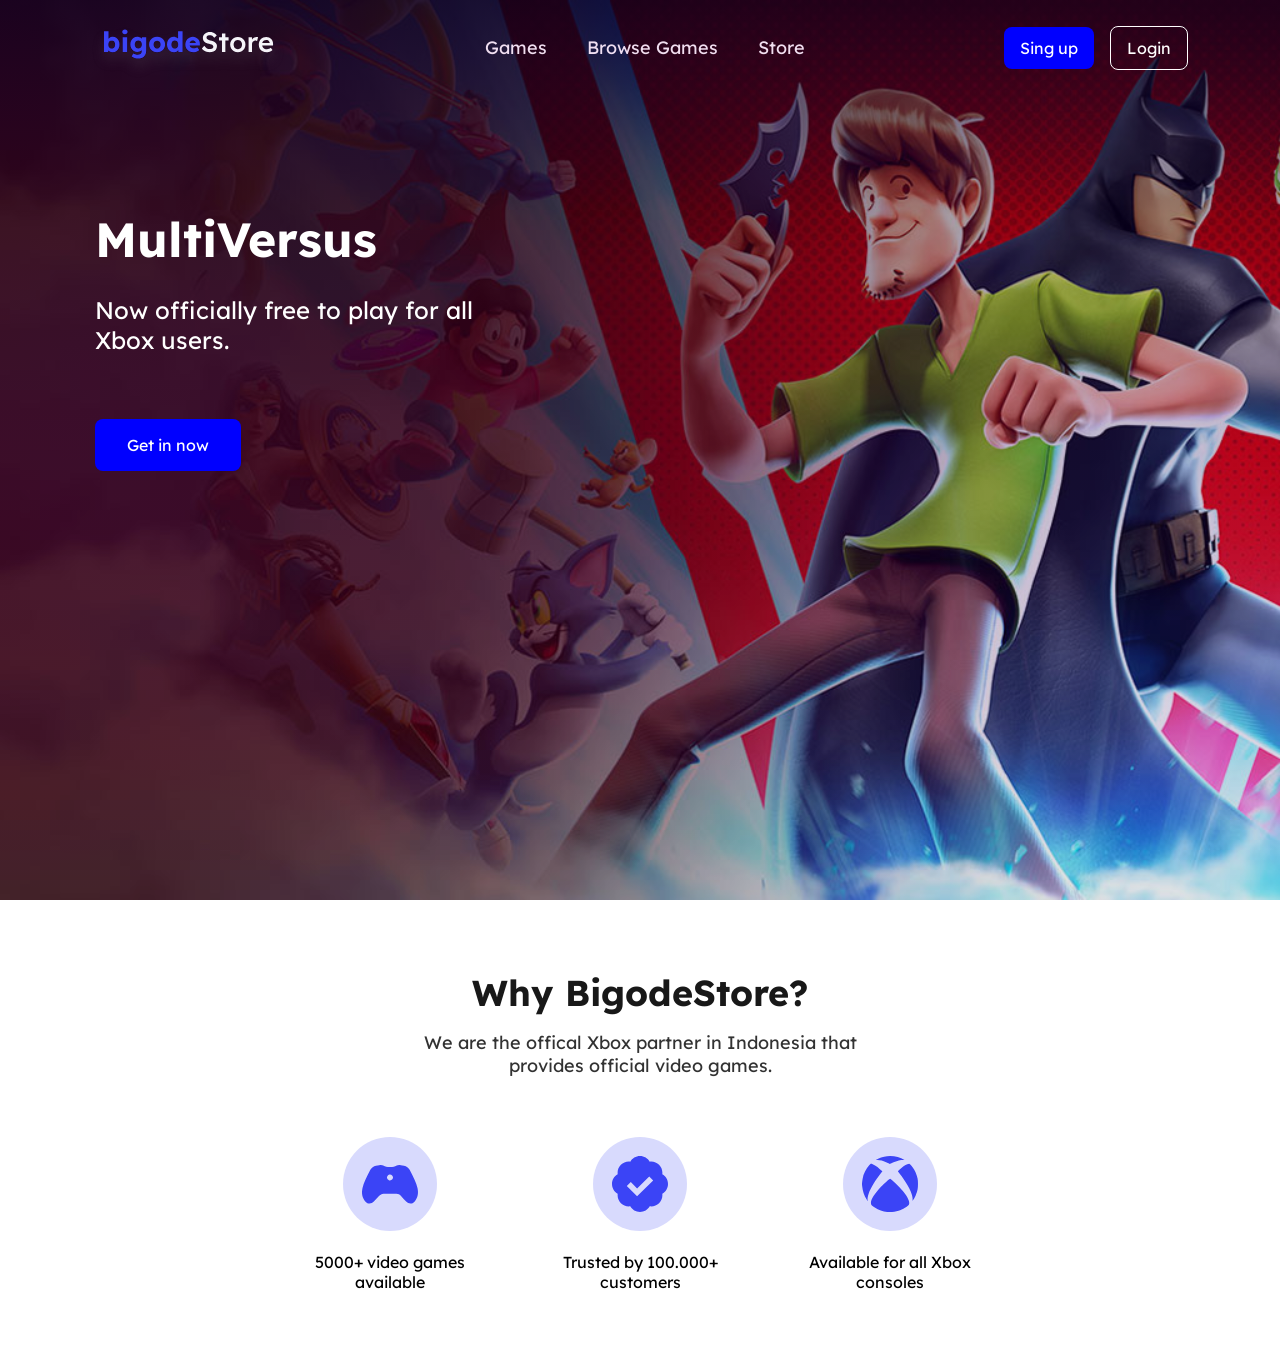
<file: Bigodestore/index.html>
<!DOCTYPE html>
<html lang="pt-br">

<head>
    <meta charset="UTF-8">
    <meta name="viewport" content="width=device-width, initial-scale=1.0">
    <title>Pag Store</title>
    <link rel="preconnect" href="https://fonts.googleapis.com">
    <link rel="preconnect" href="https://fonts.gstatic.com" crossorigin>
    <link
        href="https://fonts.googleapis.com/css2?family=Inter:ital,opsz,wght@0,14..32,100..900;1,14..32,100..900&family=Lexend:wght@100..900&display=swap"
        rel="stylesheet">
    <link rel="stylesheet" href="./css/style.css">

</head>

<body>
    <div class="header-section">
        <header>
            <img src="./img/logo.svg" alt="">
            <nav>
                <a href="#">Games</a>
                <a href="#">Browse Games</a>
                <a href="#">Store</a>
            </nav>
            <div class="btns">
                <a href="#">Sing up</a>
                <a href="#">Login</a>
            </div>


        </header>

        <section id="hero">
            <h1>MultiVersus</h1>
            <p>Now officially free to play for all Xbox users.</p>
            <a href="#">Get in now</a>

        </section>
    </div>

    <main>
        <section id="why-bigode-store">
            <div class="title">
                <h2>Why BigodeStore?</h2>
                <p>We are the offical Xbox partner in Indonesia that provides official video games.</p>
            </div>
            <div class="cards">
                <div class="card">
                    <img src="img/icone1.svg" alt="">
                    <p>5000+ video games available</p>
                </div>
                <div class="card">
                    <img src="img/icone2.svg" alt="">
                    <p>Trusted by 100.000+ customers</p>
                </div>

                <div class="card">
                    <img src="img/icone3.svg" alt="">
                    <p>Available for all Xbox consoles</p>
                </div>
            </div>

            </div>

        </section>
    </main>
</body>

</html>
</file>
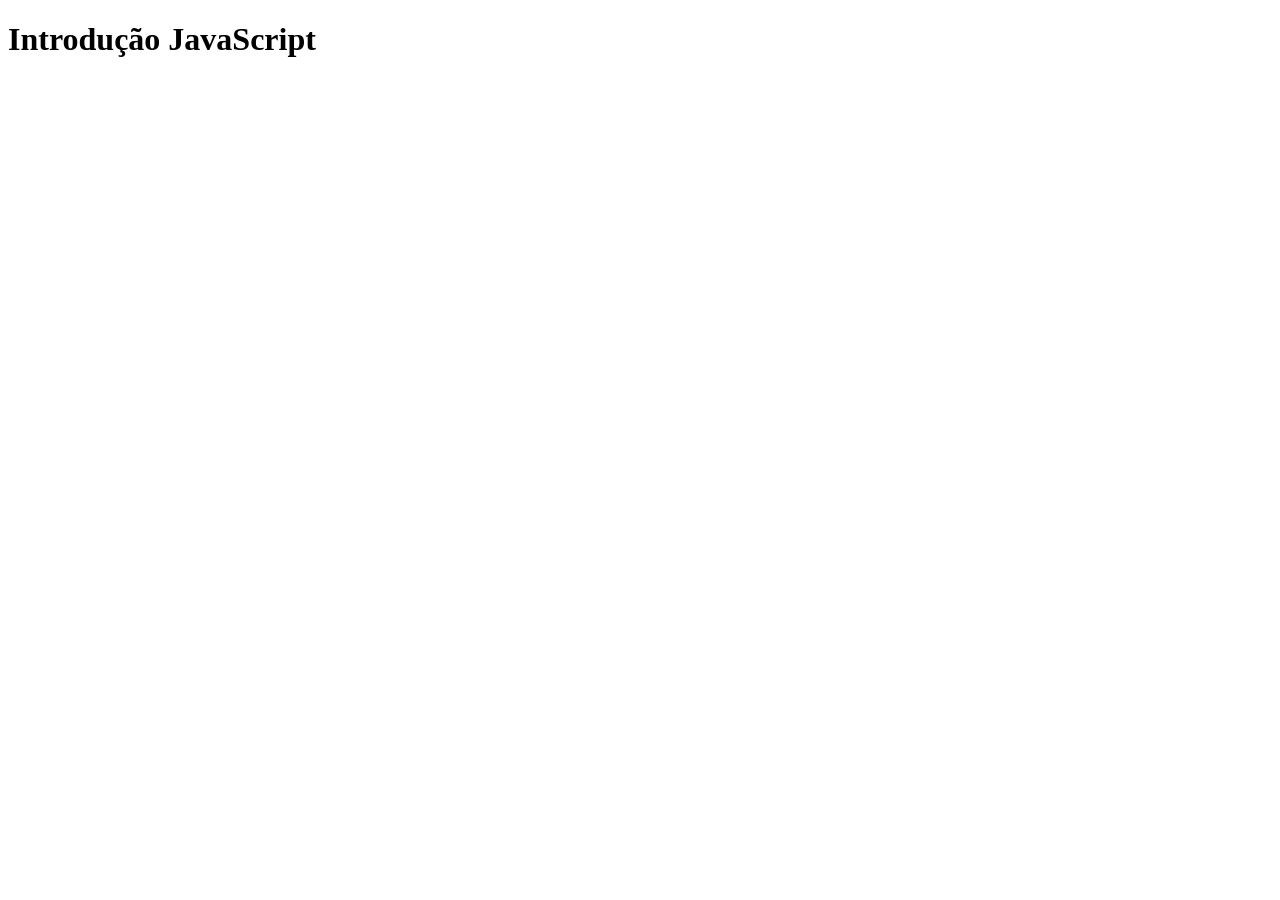
<file: Introdução-javascript/Aula001/index.html>
<!DOCTYPE html>
<html lang="pt-br">
<head>
    <meta charset="UTF-8">
    <meta name="viewport" content="width=device-width, initial-scale=1.0">
    <title>Aula001</title>
</head>
<body>
    <h1>Introdução JavaScript</h1>
    <!-- 
    Pedir para o usuario digitar o nome e idade apresentar na tela  -->
    
    <script>
       
        let nome = prompt("Digite seu nome")
        let idade = prompt("Digite sua idade")
    
        alert("Seu nome é " + nome + " e sua idade é" + idade) 

    </script>
</body>
</html>
</file>
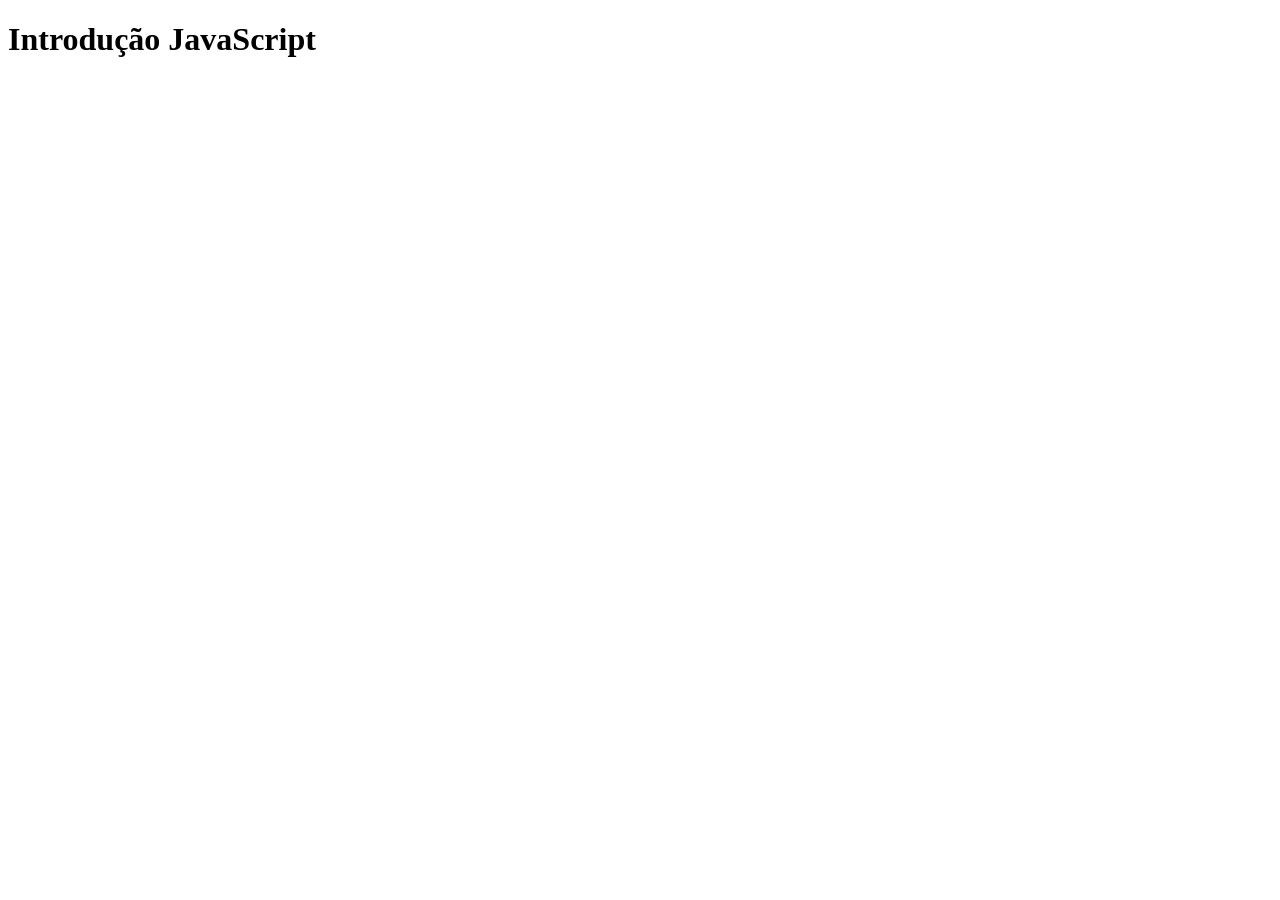
<file: Introdução-javascript/Aula002/index.html>
<!DOCTYPE html>
<html lang="pt-br">
<head>
    <meta charset="UTF-8">
    <meta name="viewport" content="width=device-width, initial-scale=1.0">
    <title>Aula002</title>
</head>
<body>
    <h1>Introdução JavaScript</h1>
    
    <script>
       let primeiroNumero = 7
       let segundoNumero = 8
       let soma =primeiroNumero = segundoNumero

       alert (soma)
    </script>
</body>
</html>
</file>
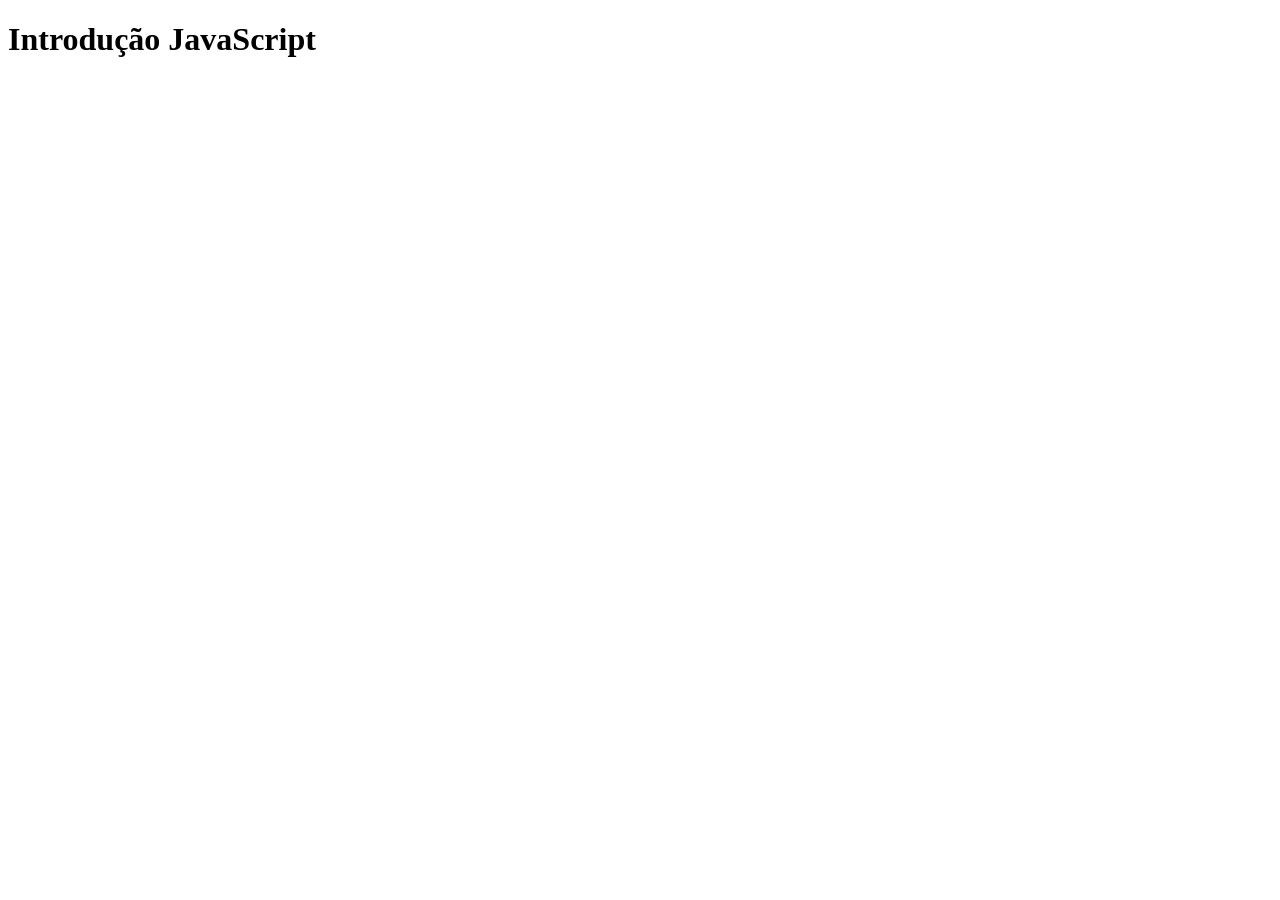
<file: Introdução-javascript/Aula003/index.html>
<!DOCTYPE html>
<html lang="pt-br">
<head>
    <meta charset="UTF-8">
    <meta name="viewport" content="width=device-width, initial-scale=1.0">
    <title>Aula003</title>
</head>
<body>
    <h1>Introdução JavaScript</h1>

    <script>
        let primeiroNumero = Number (prompt ("Digite o seu primeiro numero: "))
        let segundoNumero = Number (prompt ("Digite o seu segundo numero: "))
        let soma = primeiroNumero + segundoNumero
        
        alert(typeof primeiroNumero)

        alert(primeiroNumero + "+" + segundoNumero + "=" + soma)

    </script>
</body>
</html>
</file>
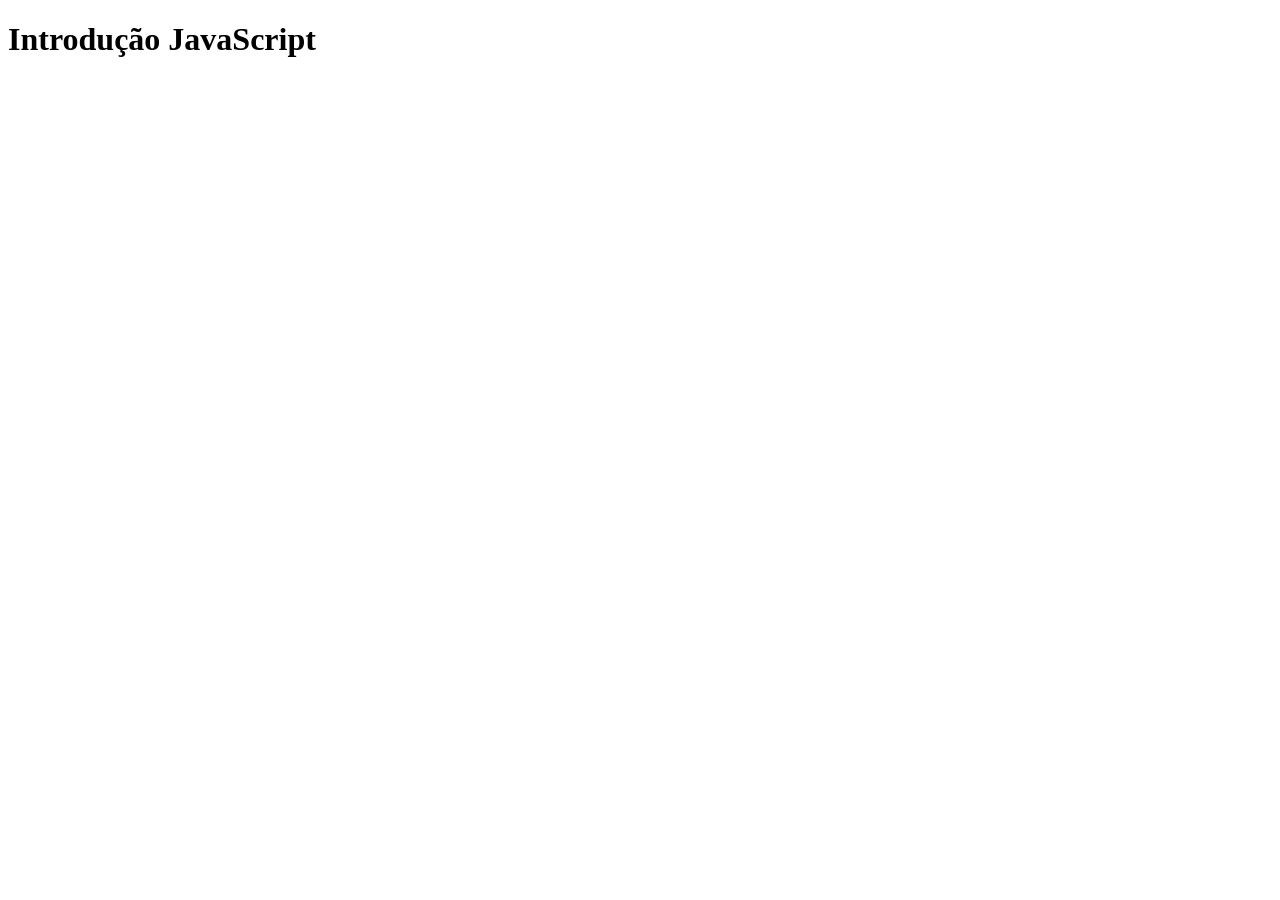
<file: Introdução-javascript/Aula004/index.html>
<!DOCTYPE html>
<html lang="pt-br">
<head>
    <meta charset="UTF-8">
    <meta name="viewport" content="width=device-width, initial-scale=1.0">
    <title>Aula004</title>
</head>
<body> 
    <h1>Introdução JavaScript</h1>

    <script>
        let primeiroNumero = Number (prompt ("Digite o seu primemeiro numero: "))
        let segundoNumero = Number (prompt ("Digite o seu segundo numero: "))
        let soma = primeiroNumero - segundoNumero


        alert( primeiroNumero + "-" + segundoNumero + "-" + soma)

 
    </script>
</body>
</html>
</file>
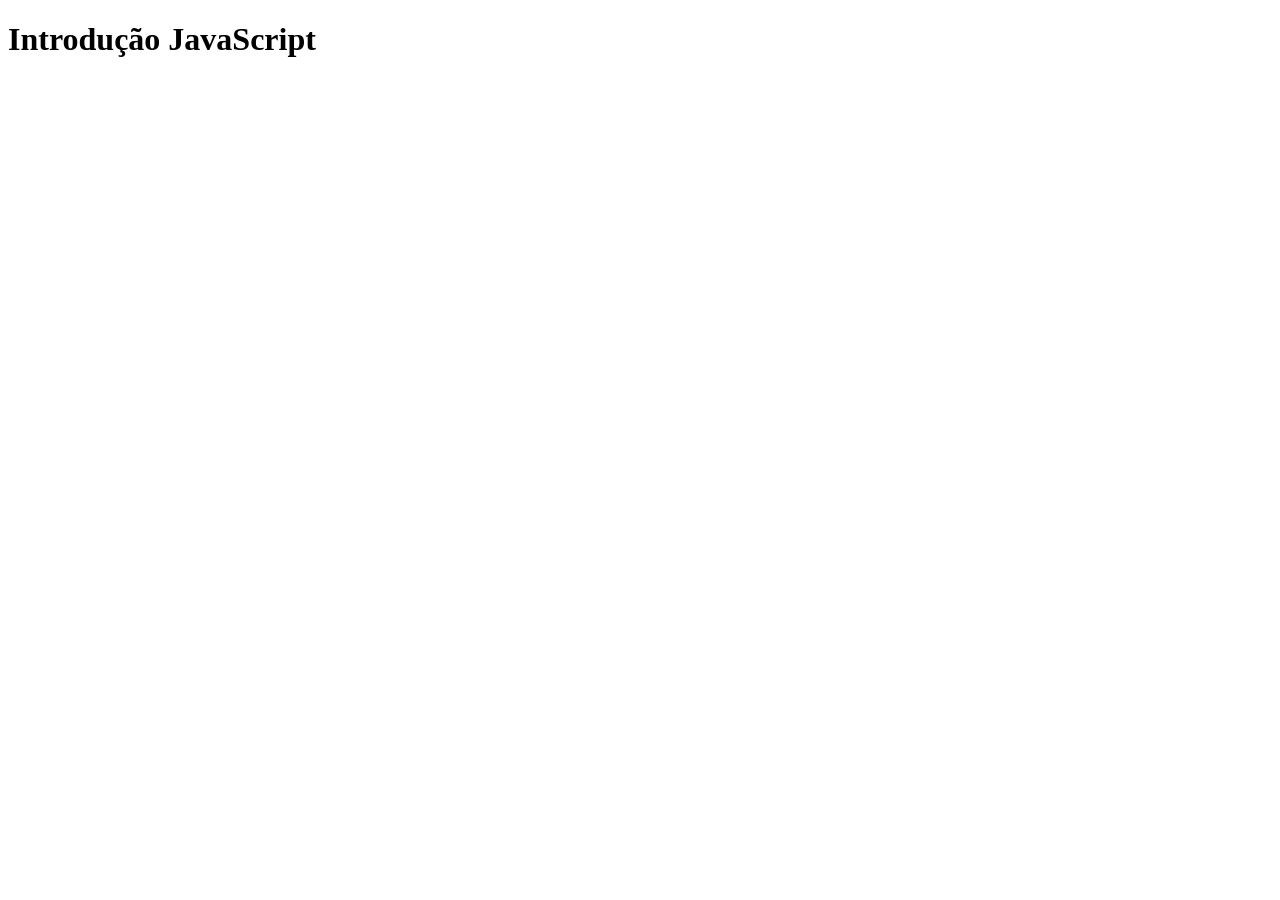
<file: Introdução-javascript/Aula005/index.html>
<!DOCTYPE html>
<html lang="pt-br">
<head>
    <meta charset="UTF-8">
    <meta name="viewport" content="width=device-width, initial-scale=1.0">
    <title>Document</title>
</head>
<body>
    <h1>Introdução JavaScript</h1>

    <script>
        let primeiroNumero = Number (prompt ("Digite seu primeiro numero: "))
        let segundoNumero = Number (prompt ("Digite seu segundo numero: "))
        let soma = primeiroNumero * segundoNumero

        alert(primeiroNumero + "*" + segundoNumero + "*" + soma)
    </script>
</body>
</html>
</file>
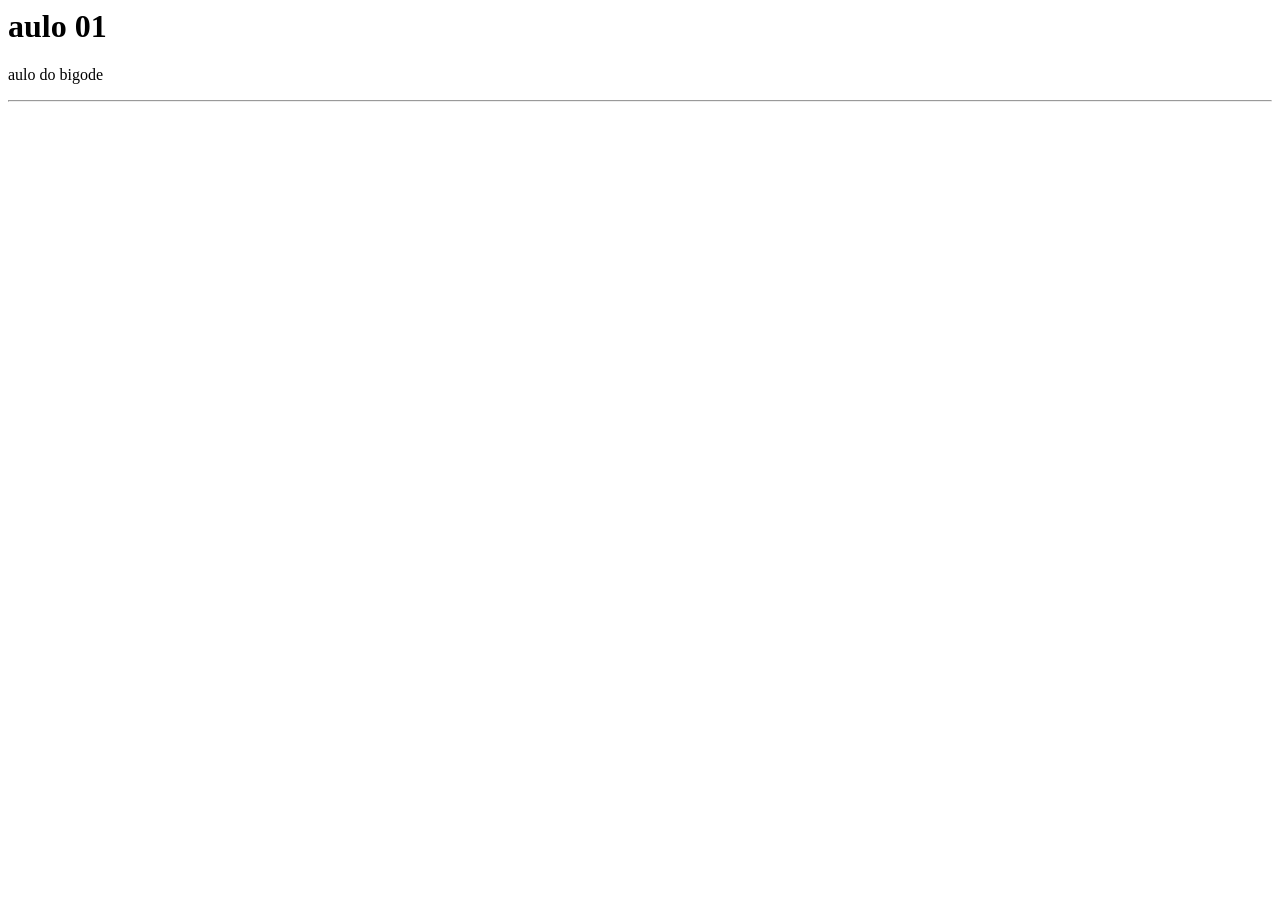
<file: aula 001.html>
<html>
 <head>
    <title>aula 001 </title>
 </head>   
 <body>
   <h1>aulo 01 </h1>
   <p> aulo do bigode </p>
   <Hr>
    <h1></h1>
    <h2></h2>
    <h3></h3>
    <h4></h4>
    <h5></h5>
    <h6></h6>
</Hr>
 </body>
</html>
</file>
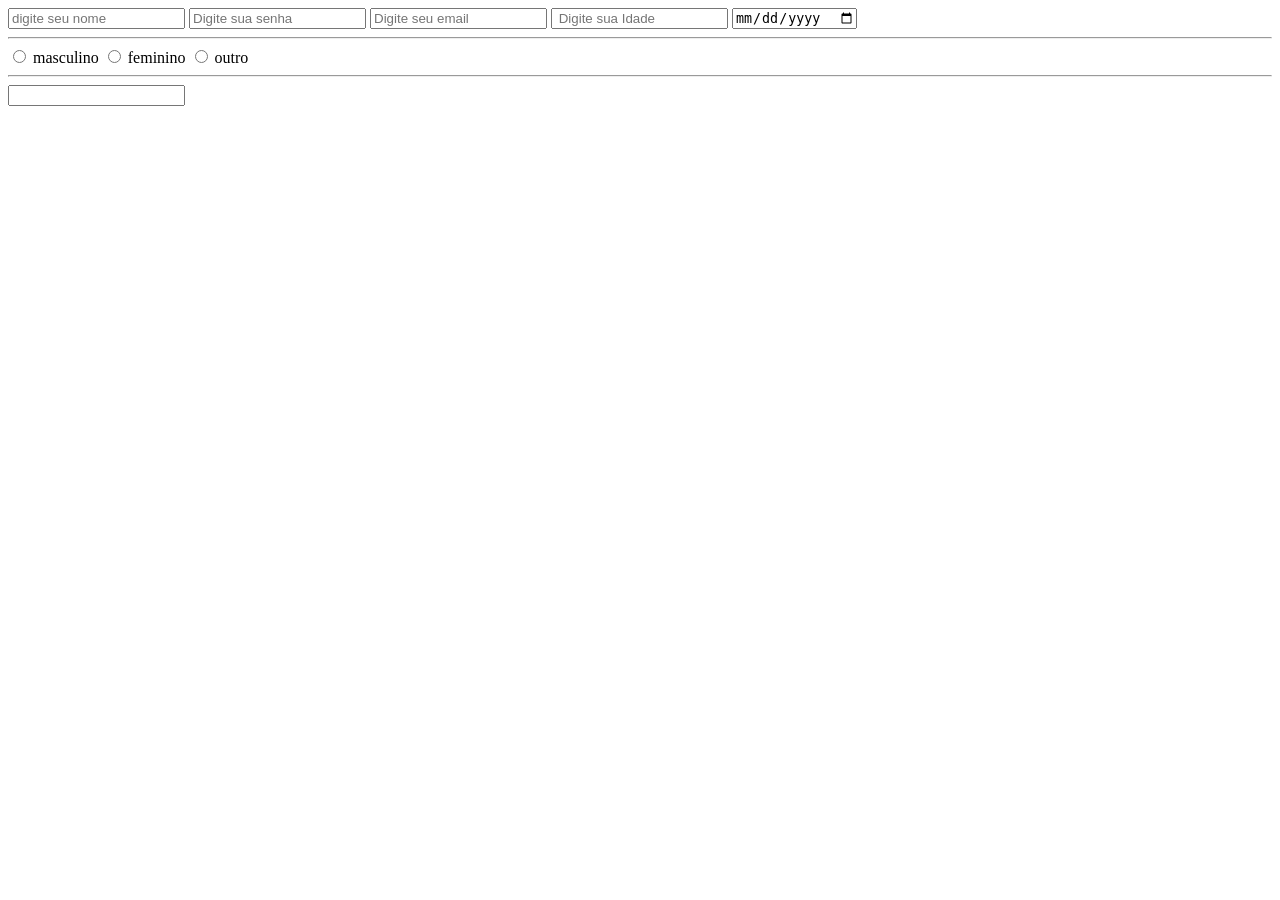
<file: aula005.html>
<!DOCTYPE html>
<html lang="en">
<head>
    <meta charset="UTF-8">
    <meta name="viewport" content="width=device-width, initial-scale=1.0">
    <title>Aula 005</title>
</head>
<body>
    <form>
        <input type="text" placeholder="digite seu nome">
        <input type="password" placeholder="Digite sua senha">
        <input type="email" placeholder="Digite seu email">
        <input type="number" placeholder=" Digite sua Idade">
        <input type="date" placeholder="Digite sua data de nascimento">
        <hr>
        <input type="radio" name="genero" id="masculino">
        <label for="masculino">masculino</label>
        <input type="radio" name="genero"id="feminino">
        <label for="feminino">feminino</label>
        <input type="radio" name="genero"id="outro">
        <label for="outro" name="genero">outro</label>
        <hr>
        <input type="text">
    </form>
</body>
</html>
</file>
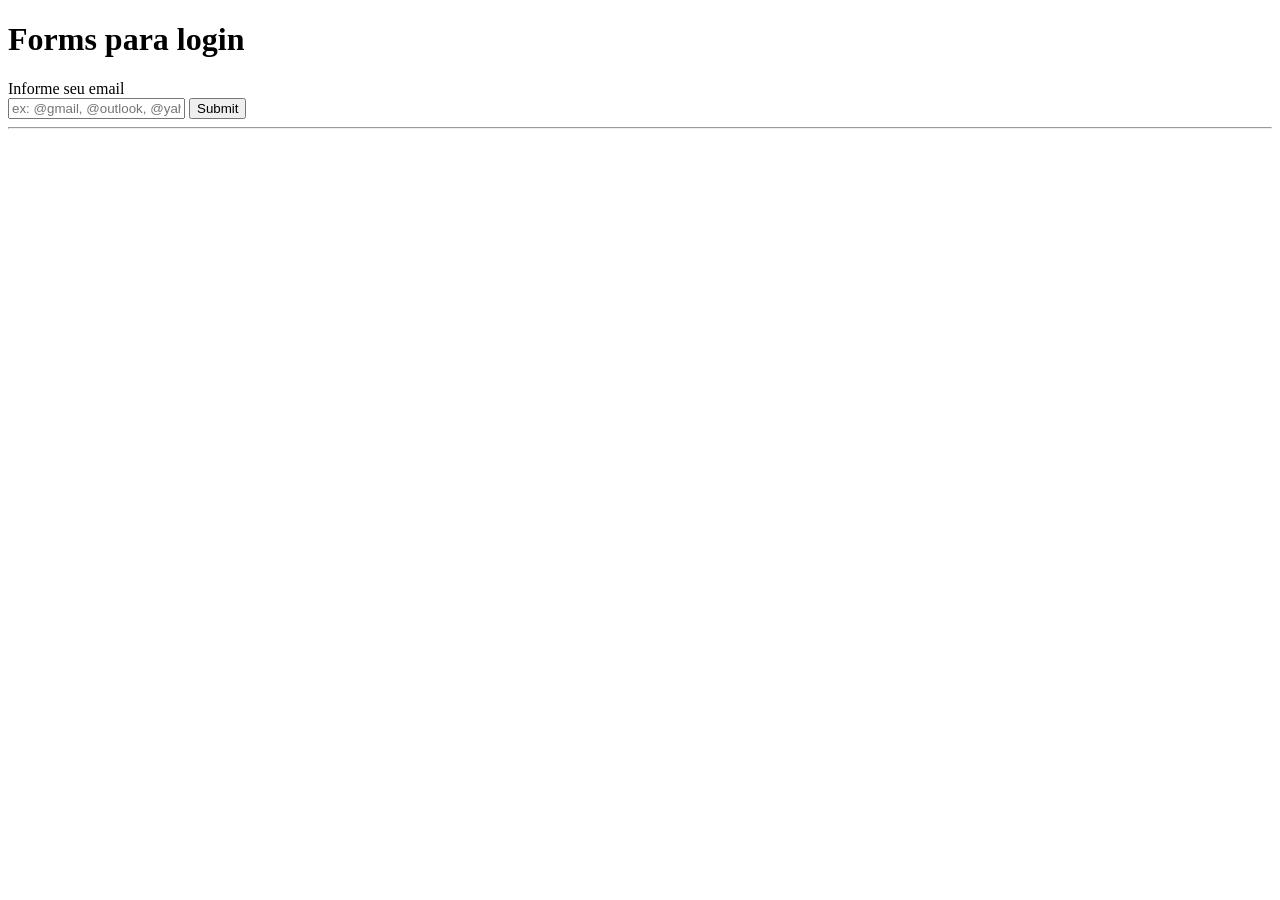
<file: aula006.com.html>
<!DOCTYPE html>
<html lang="en">
<head>
    <meta charset="UTF-8">
    <meta name="viewport" content="width=device-width, initial-scale=1.0">
    <title>Aula006</title>
</head>
<body>
    <h1>Forms para login</h1>
    <form>
        <label for="email">Informe seu email</label> <br>
        <input id="email" type="email" placeholder="ex: @gmail, @outlook, @yahoo, etc."required>
        <input type="submit">
        <hr>
    </form>
</body>
</html>
</file>
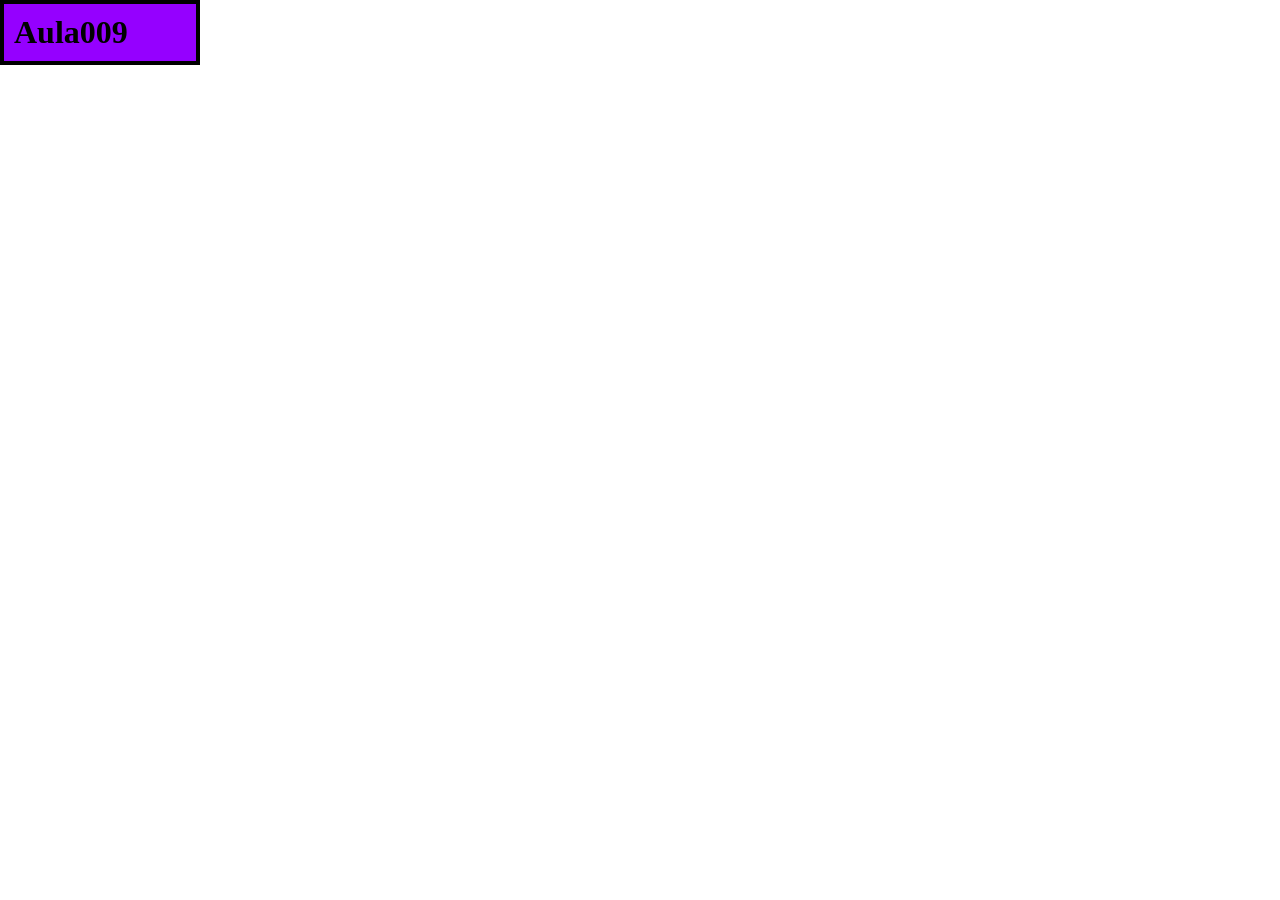
<file: aula009.html>
<!DOCTYPE html>
<html lang="pt-br">
<head>
    <meta charset="UTF-8">
    <meta name="viewport" content="width=device-width, initial-scale=1.0">
    <title>Aula009</title>
</head>
<meta charset="utf-8" >
<meta name="viewport" content="width=device-width, initial-scale=1.0">
<title>Aula009</title>
<link rel="stylesheet" href="./css/aula009.css"> 
<body>
    <h1>Aula009</h1>
    
    
</body>
</html>
</file>
<file: Bigodestore/css/style.css>
*{
    margin: 0%;
    padding: 0%;
    box-sizing: border-box;
    text-decoration: none;
    font-family: "Lexend", sans-serif;
    align-items: center;
}

.header-section {
    height: 100vh;
    background-image: url(../img/banner.svg);
    background-repeat: no-repeat;
    background-size: cover;

    & header {
        display: flex;
        justify-content: space-between;
        padding: 16px 92px;
        align-items: center;

        & nav {
            display: flex;
            gap: 40px;

            & a {
                color: #fefe;
                font-size: 18px;
            }
        }
        .btns {
            display: flex;
            gap: 16px;

            & a {
                padding: 11px 16px;
                border-radius: 8px;
                background-color: blue;
                color: #ffffff;
                }

                & a:last-child {
                    background-color: transparent;
                    border: 1px solid #ffffff;
                }
            }
        }
        & #hero {
            margin-top: 114px;
            margin-left: 95px;
            color: #ffffff;

            & h1 {
                font-size: 48px;
                margin-bottom: 26px;
            }

            & p{
                width: 417px;
                font-size: 24px;
            }

            & a {
                display: inline-block;
                background-color: blue;
                padding: 16px 32px;
                border-radius: 8px;
                color: #ffffff;
                margin-top: 64px;
            }
        }
    }

main {
    & #why-bigode-store{
        max-width: 915px;
        margin: auto;
        padding: 70px 0px;
        display: flex;
        gap: 60px;
        flex-direction: column;
        align-items: center;
        text-align: center;

        & .title{

           & p {
            font-size: 18px;
            color: #323232;
            width: 473px;
           }

            & h2 {
                margin-bottom: 16px;
                font-size: 36px;
                color: #181818;
            }
        }

        & .cards {
            display: flex;
            justify-content: space-between;

            & .card {
                width: 250px;
                display: flex;
                flex-direction: column;
                justify-content: center;
                align-items: center;
                gap: 21px;

                & img {
                    width: 94px;
                }

                & p {
                    width: 202px;
                }
            }
        }
    }
}
</file>
<file: css/aula009.css>
*{ padding: 0; /* tag */
    margin: 0;
    box-sizing: border-box;

}
h1 {
    width: 200px;
    background-color: rgb(149, 0, 255);
    padding: 10px; /* Espacamento */
    border: 4px solid black;/* traçado */
}
</file>
